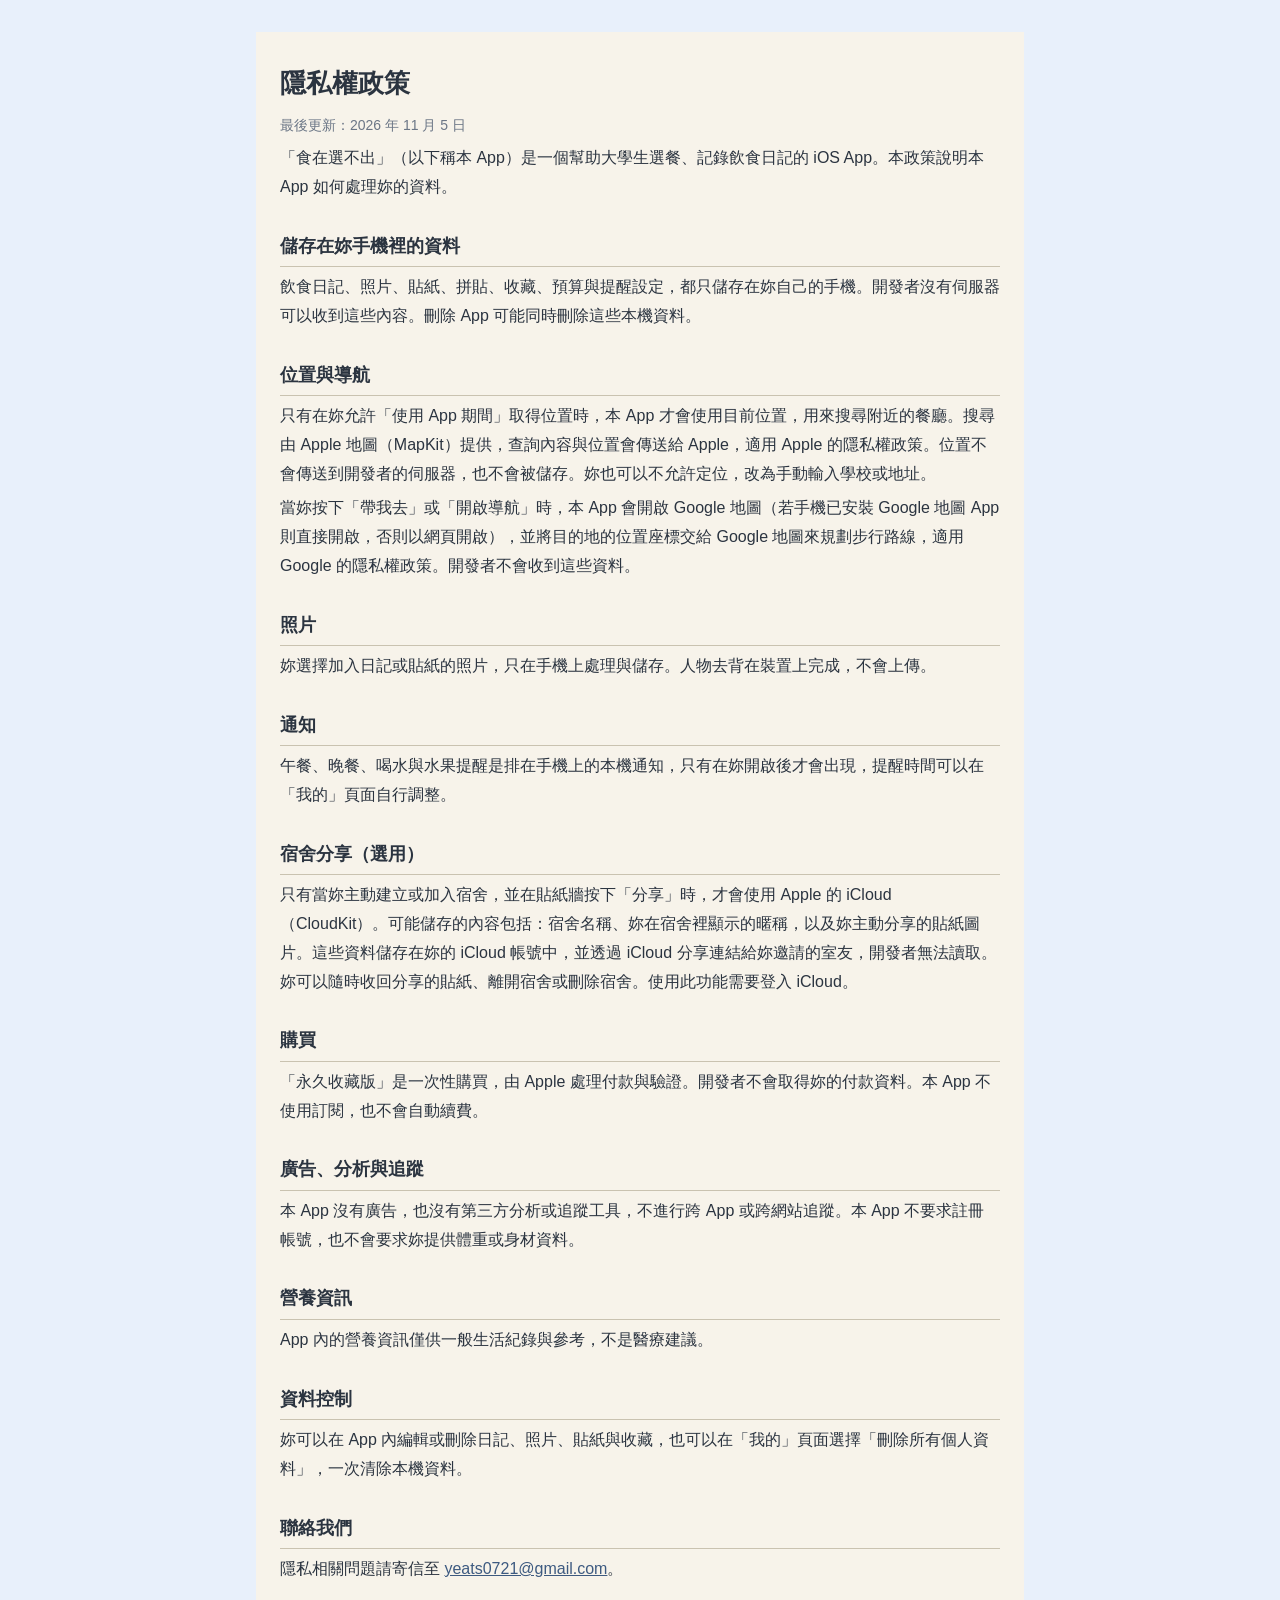
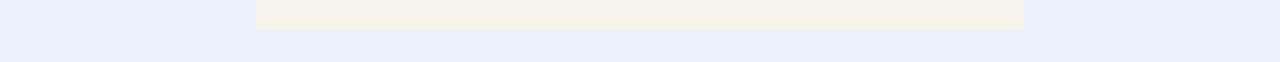
<file: index.html>
<!doctype html>
<html lang="zh-Hant">
<head>
<meta charset="utf-8">
<meta name="viewport" content="width=device-width, initial-scale=1">
<title>食在選不出 隱私權政策</title>
<style>
  body { margin: 0; background: #e8f0fb; color: #2b3440; font: 16px/1.8 -apple-system, "PingFang TC", "Noto Sans TC", sans-serif; }
  main { max-width: 720px; margin: 32px auto; padding: 28px 24px 40px; background: #f7f3ea; }
  h1 { font-size: 26px; margin: 0 0 4px; }
  h2 { font-size: 18px; margin: 28px 0 6px; border-bottom: 1px solid #c9c2b0; padding-bottom: 4px; }
  p, li { margin: 6px 0; }
  .date { color: #6b7686; font-size: 14px; }
  a { color: #3d5a80; }
  @media (max-width: 760px) { main { margin: 0; } }
</style>
</head>
<body>
<main>
<h1>隱私權政策</h1>
<p class="date">最後更新：2026 年 11 月 5 日</p>
<p>「食在選不出」（以下稱本 App）是一個幫助大學生選餐、記錄飲食日記的 iOS App。本政策說明本 App 如何處理妳的資料。</p>

<h2>儲存在妳手機裡的資料</h2>
<p>飲食日記、照片、貼紙、拼貼、收藏、預算與提醒設定，都只儲存在妳自己的手機。開發者沒有伺服器可以收到這些內容。刪除 App 可能同時刪除這些本機資料。</p>

<h2>位置與導航</h2>
<p>只有在妳允許「使用 App 期間」取得位置時，本 App 才會使用目前位置，用來搜尋附近的餐廳。搜尋由 Apple 地圖（MapKit）提供，查詢內容與位置會傳送給 Apple，適用 Apple 的隱私權政策。位置不會傳送到開發者的伺服器，也不會被儲存。妳也可以不允許定位，改為手動輸入學校或地址。</p>
<p>當妳按下「帶我去」或「開啟導航」時，本 App 會開啟 Google 地圖（若手機已安裝 Google 地圖 App 則直接開啟，否則以網頁開啟），並將目的地的位置座標交給 Google 地圖來規劃步行路線，適用 Google 的隱私權政策。開發者不會收到這些資料。</p>

<h2>照片</h2>
<p>妳選擇加入日記或貼紙的照片，只在手機上處理與儲存。人物去背在裝置上完成，不會上傳。</p>

<h2>通知</h2>
<p>午餐、晚餐、喝水與水果提醒是排在手機上的本機通知，只有在妳開啟後才會出現，提醒時間可以在「我的」頁面自行調整。</p>

<h2>宿舍分享（選用）</h2>
<p>只有當妳主動建立或加入宿舍，並在貼紙牆按下「分享」時，才會使用 Apple 的 iCloud（CloudKit）。可能儲存的內容包括：宿舍名稱、妳在宿舍裡顯示的暱稱，以及妳主動分享的貼紙圖片。這些資料儲存在妳的 iCloud 帳號中，並透過 iCloud 分享連結給妳邀請的室友，開發者無法讀取。妳可以隨時收回分享的貼紙、離開宿舍或刪除宿舍。使用此功能需要登入 iCloud。</p>

<h2>購買</h2>
<p>「永久收藏版」是一次性購買，由 Apple 處理付款與驗證。開發者不會取得妳的付款資料。本 App 不使用訂閱，也不會自動續費。</p>

<h2>廣告、分析與追蹤</h2>
<p>本 App 沒有廣告，也沒有第三方分析或追蹤工具，不進行跨 App 或跨網站追蹤。本 App 不要求註冊帳號，也不會要求妳提供體重或身材資料。</p>

<h2>營養資訊</h2>
<p>App 內的營養資訊僅供一般生活紀錄與參考，不是醫療建議。</p>

<h2>資料控制</h2>
<p>妳可以在 App 內編輯或刪除日記、照片、貼紙與收藏，也可以在「我的」頁面選擇「刪除所有個人資料」，一次清除本機資料。</p>

<h2>聯絡我們</h2>
<p>隱私相關問題請寄信至 <a href="mailto:yeats0721@gmail.com">yeats0721@gmail.com</a>。</p>
</main>
</body>
</html>
</file>
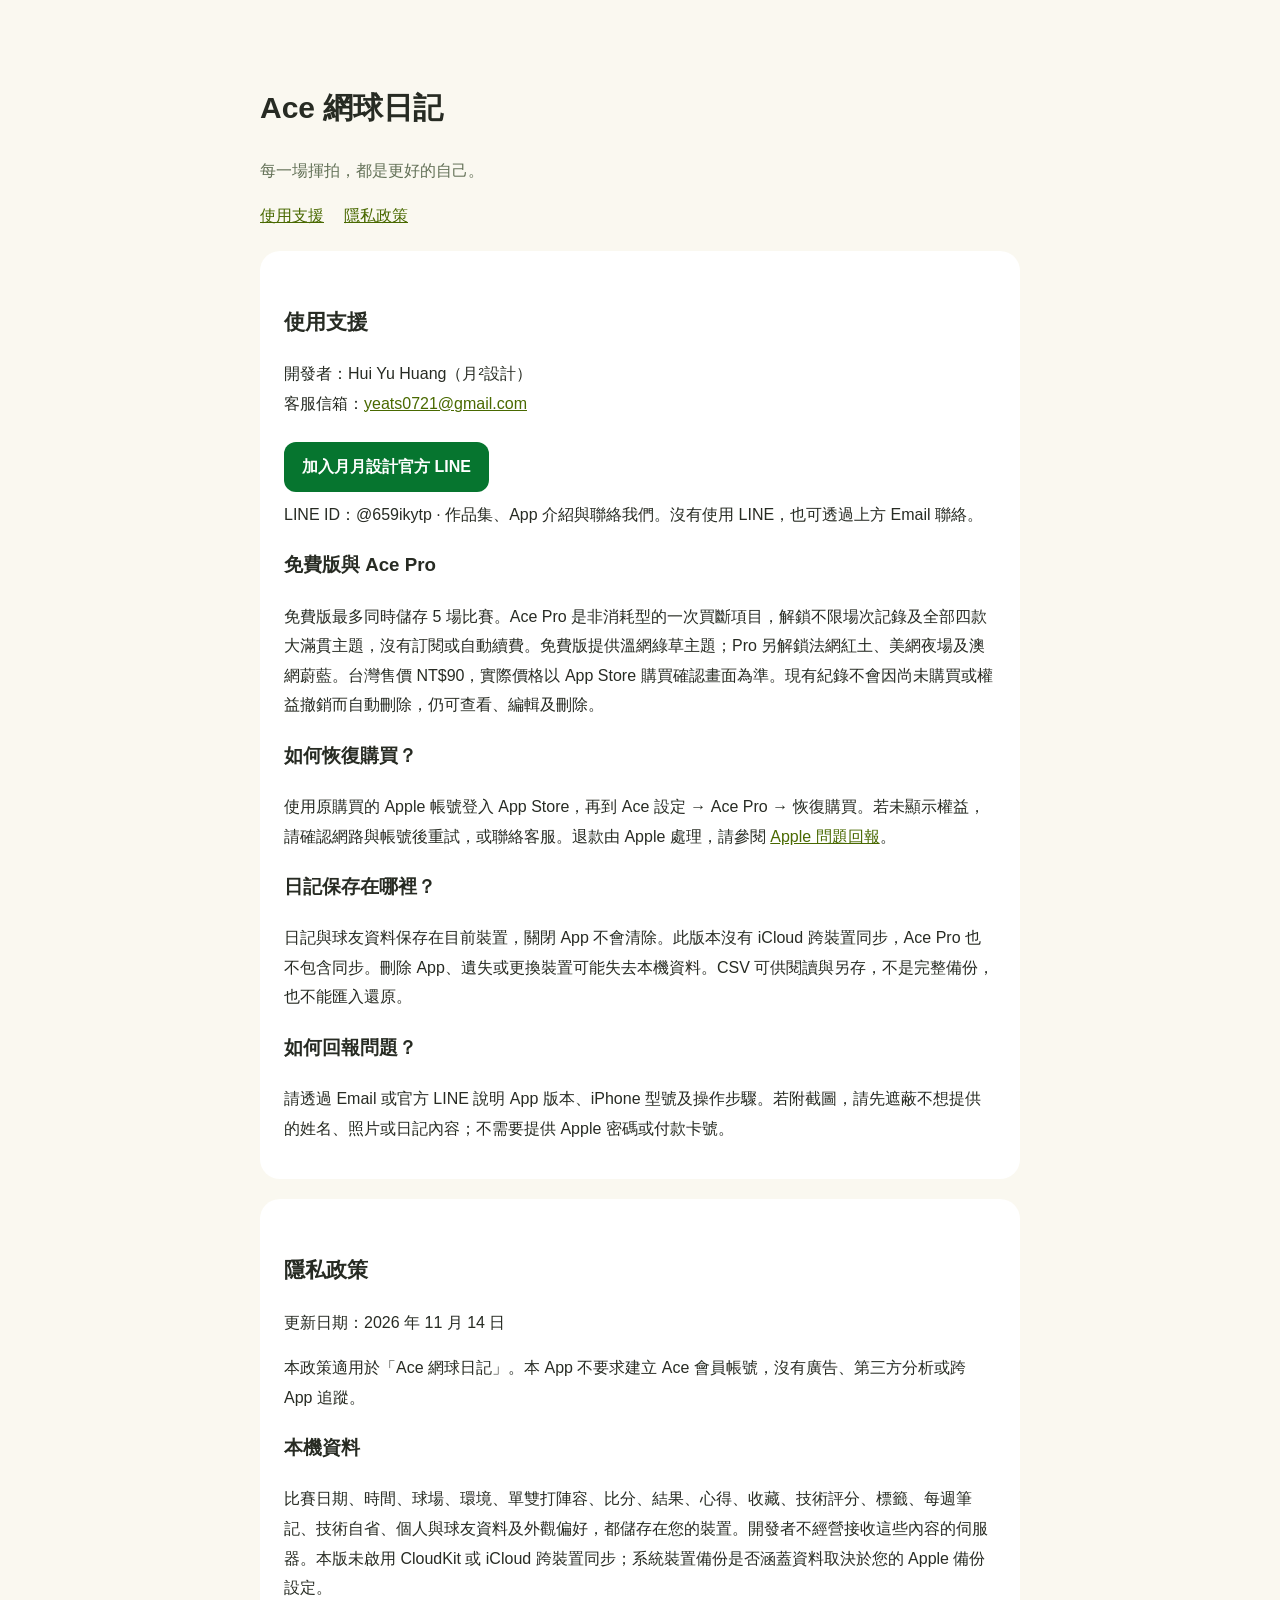
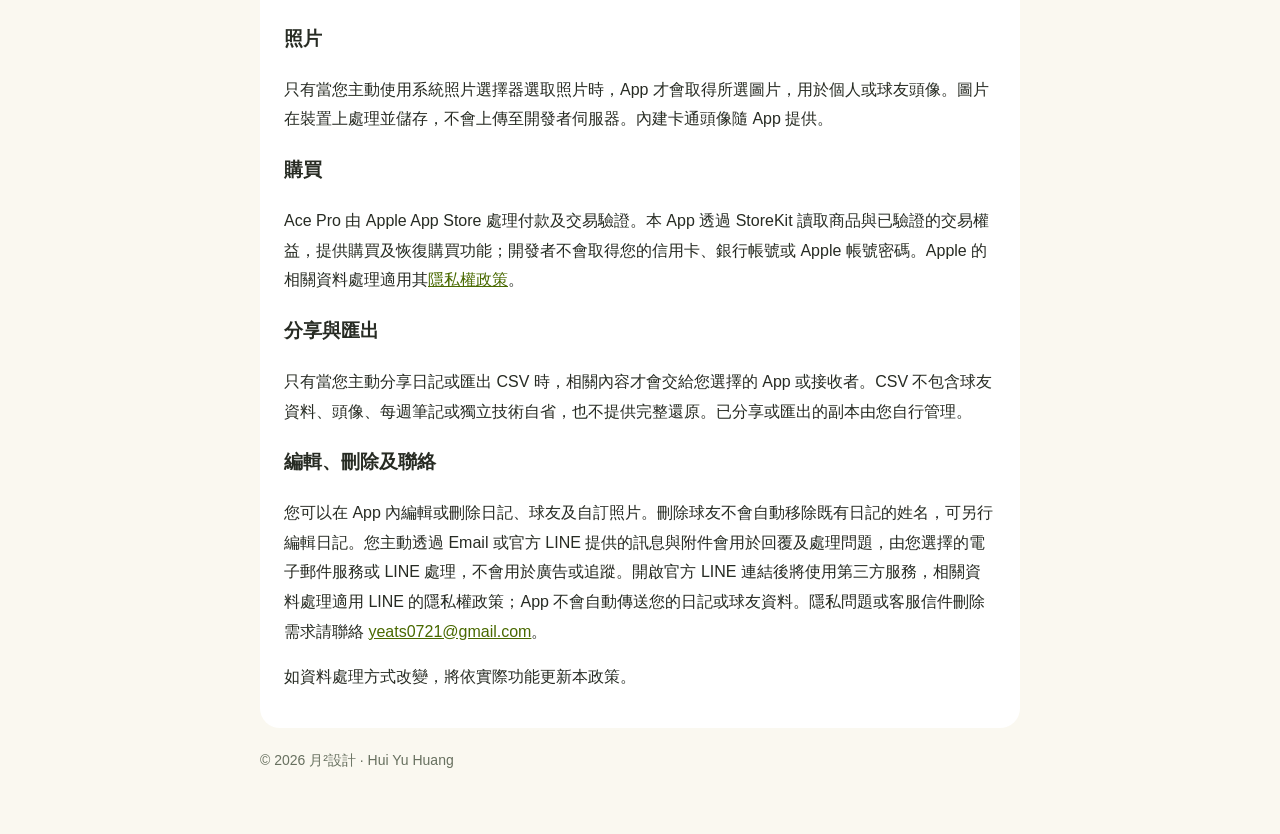
<file: ace/index.html>
<!doctype html>
<html lang="zh-Hant"><head><meta charset="utf-8"><meta name="viewport" content="width=device-width,initial-scale=1"><title>Ace 網球日記｜支援與隱私政策</title>
<style>body{margin:0;background:#faf8f0;color:#272b23;font:16px/1.85 -apple-system,"PingFang TC",sans-serif}main{max-width:760px;margin:32px auto;padding:28px}h1{font-size:30px}h2{margin-top:32px;font-size:21px}a{color:#496900}.intro{color:#637157}section{padding:20px 24px;background:white;border-radius:20px;margin:20px 0}footer{color:#67705f;font-size:14px}nav a{margin-right:20px}.line-link{display:inline-block;margin:8px 0;padding:10px 18px;border-radius:12px;background:#06752f;color:#fff;font-weight:600;text-decoration:none}.line-link:focus-visible{outline:3px solid #272b23;outline-offset:4px}</style></head><body><main>
<h1>Ace 網球日記</h1><p class="intro">每一場揮拍，都是更好的自己。</p>
<nav><a href="#support">使用支援</a><a href="#privacy">隱私政策</a></nav>
<section id="support"><h2>使用支援</h2>
<p>開發者：Hui Yu Huang（月²設計）<br>客服信箱：<a href="mailto:yeats0721@gmail.com">yeats0721@gmail.com</a></p>
<p><a class="line-link" href="https://line.me/R/ti/p/@659ikytp">加入月月設計官方 LINE</a><br>LINE ID：@659ikytp · 作品集、App 介紹與聯絡我們。沒有使用 LINE，也可透過上方 Email 聯絡。</p>
<h3>免費版與 Ace Pro</h3><p>免費版最多同時儲存 5 場比賽。Ace Pro 是非消耗型的一次買斷項目，解鎖不限場次記錄及全部四款大滿貫主題，沒有訂閱或自動續費。免費版提供溫網綠草主題；Pro 另解鎖法網紅土、美網夜場及澳網蔚藍。台灣售價 NT$90，實際價格以 App Store 購買確認畫面為準。現有紀錄不會因尚未購買或權益撤銷而自動刪除，仍可查看、編輯及刪除。</p>
<h3>如何恢復購買？</h3><p>使用原購買的 Apple 帳號登入 App Store，再到 Ace 設定 → Ace Pro → 恢復購買。若未顯示權益，請確認網路與帳號後重試，或聯絡客服。退款由 Apple 處理，請參閱 <a href="https://reportaproblem.apple.com/">Apple 問題回報</a>。</p>
<h3>日記保存在哪裡？</h3><p>日記與球友資料保存在目前裝置，關閉 App 不會清除。此版本沒有 iCloud 跨裝置同步，Ace Pro 也不包含同步。刪除 App、遺失或更換裝置可能失去本機資料。CSV 可供閱讀與另存，不是完整備份，也不能匯入還原。</p>
<h3>如何回報問題？</h3><p>請透過 Email 或官方 LINE 說明 App 版本、iPhone 型號及操作步驟。若附截圖，請先遮蔽不想提供的姓名、照片或日記內容；不需要提供 Apple 密碼或付款卡號。</p></section>
<section id="privacy"><h2>隱私政策</h2><p>更新日期：2026 年 11 月 14 日</p>
<p>本政策適用於「Ace 網球日記」。本 App 不要求建立 Ace 會員帳號，沒有廣告、第三方分析或跨 App 追蹤。</p>
<h3>本機資料</h3><p>比賽日期、時間、球場、環境、單雙打陣容、比分、結果、心得、收藏、技術評分、標籤、每週筆記、技術自省、個人與球友資料及外觀偏好，都儲存在您的裝置。開發者不經營接收這些內容的伺服器。本版未啟用 CloudKit 或 iCloud 跨裝置同步；系統裝置備份是否涵蓋資料取決於您的 Apple 備份設定。</p>
<h3>照片</h3><p>只有當您主動使用系統照片選擇器選取照片時，App 才會取得所選圖片，用於個人或球友頭像。圖片在裝置上處理並儲存，不會上傳至開發者伺服器。內建卡通頭像隨 App 提供。</p>
<h3>購買</h3><p>Ace Pro 由 Apple App Store 處理付款及交易驗證。本 App 透過 StoreKit 讀取商品與已驗證的交易權益，提供購買及恢復購買功能；開發者不會取得您的信用卡、銀行帳號或 Apple 帳號密碼。Apple 的相關資料處理適用其<a href="https://www.apple.com/legal/privacy/">隱私權政策</a>。</p>
<h3>分享與匯出</h3><p>只有當您主動分享日記或匯出 CSV 時，相關內容才會交給您選擇的 App 或接收者。CSV 不包含球友資料、頭像、每週筆記或獨立技術自省，也不提供完整還原。已分享或匯出的副本由您自行管理。</p>
<h3>編輯、刪除及聯絡</h3><p>您可以在 App 內編輯或刪除日記、球友及自訂照片。刪除球友不會自動移除既有日記的姓名，可另行編輯日記。您主動透過 Email 或官方 LINE 提供的訊息與附件會用於回覆及處理問題，由您選擇的電子郵件服務或 LINE 處理，不會用於廣告或追蹤。開啟官方 LINE 連結後將使用第三方服務，相關資料處理適用 LINE 的隱私權政策；App 不會自動傳送您的日記或球友資料。隱私問題或客服信件刪除需求請聯絡 <a href="mailto:yeats0721@gmail.com">yeats0721@gmail.com</a>。</p>
<p>如資料處理方式改變，將依實際功能更新本政策。</p></section>
<footer>© 2026 月²設計 · Hui Yu Huang</footer></main></body></html>
</file>
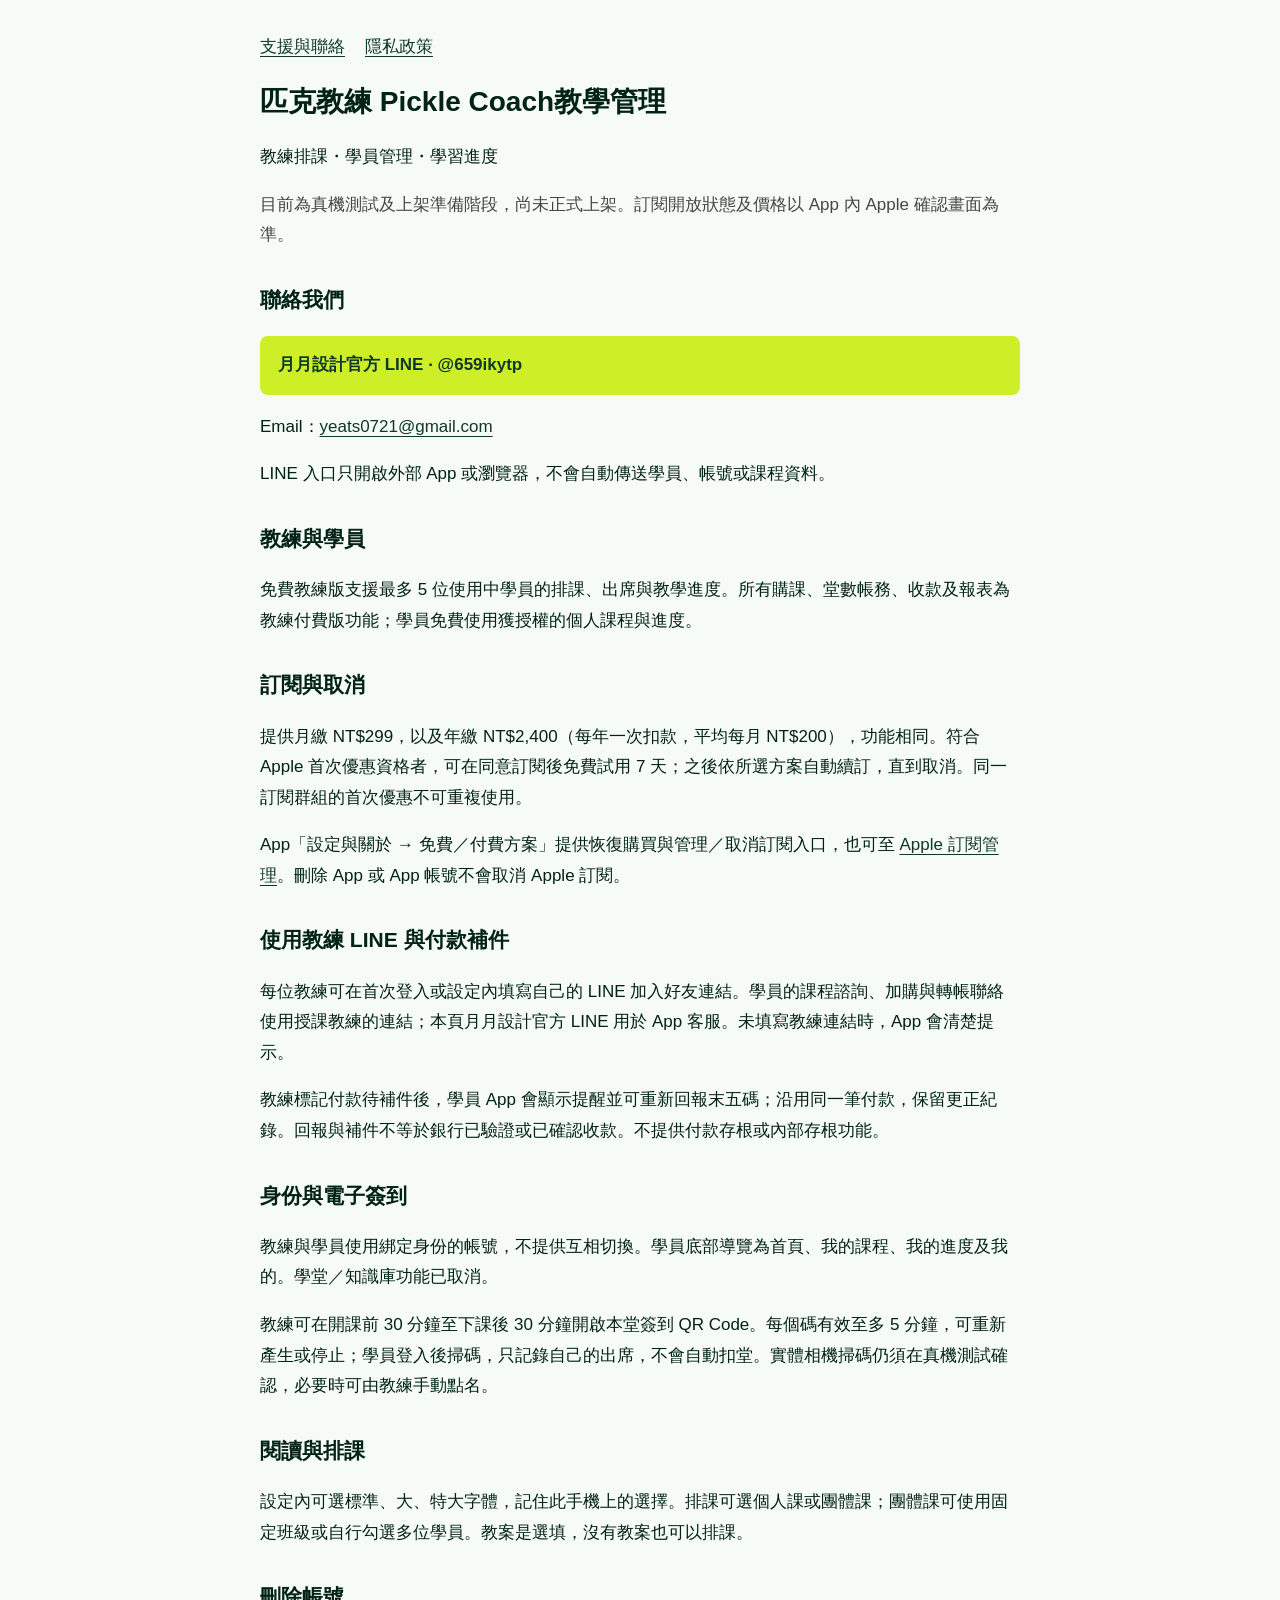
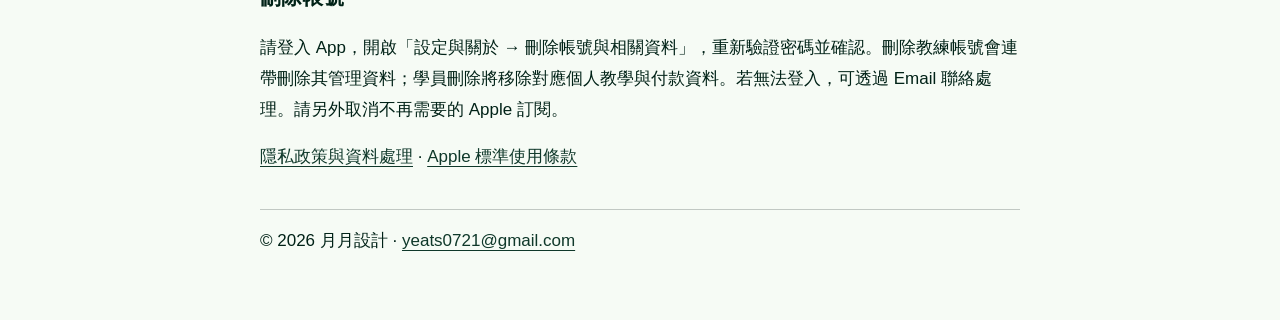
<file: pickle-coach/index.html>
<!doctype html><html lang="zh-Hant"><head><meta charset="utf-8"><meta name="viewport" content="width=device-width,initial-scale=1"><title>支援與聯絡｜匹克教練 Pickle Coach教學管理</title><link rel="stylesheet" href="style.css"></head><body><main><nav><a href="./">支援與聯絡</a><a href="privacy.html">隱私政策</a></nav><h1>匹克教練 Pickle Coach教學管理</h1><p>教練排課・學員管理・學習進度</p><p class="muted">目前為真機測試及上架準備階段，尚未正式上架。訂閱開放狀態及價格以 App 內 Apple 確認畫面為準。</p><h2>聯絡我們</h2><a class="contact" href="https://line.me/R/ti/p/@659ikytp">月月設計官方 LINE · @659ikytp</a><p>Email：<a href="mailto:yeats0721@gmail.com">yeats0721@gmail.com</a></p><p>LINE 入口只開啟外部 App 或瀏覽器，不會自動傳送學員、帳號或課程資料。</p><h2>教練與學員</h2><p>免費教練版支援最多 5 位使用中學員的排課、出席與教學進度。所有購課、堂數帳務、收款及報表為教練付費版功能；學員免費使用獲授權的個人課程與進度。</p><h2>訂閱與取消</h2><p>提供月繳 NT$299，以及年繳 NT$2,400（每年一次扣款，平均每月 NT$200），功能相同。符合 Apple 首次優惠資格者，可在同意訂閱後免費試用 7 天；之後依所選方案自動續訂，直到取消。同一訂閱群組的首次優惠不可重複使用。</p><p>App「設定與關於 → 免費／付費方案」提供恢復購買與管理／取消訂閱入口，也可至 <a href="https://apps.apple.com/account/subscriptions">Apple 訂閱管理</a>。刪除 App 或 App 帳號不會取消 Apple 訂閱。</p><h2>使用教練 LINE 與付款補件</h2><p>每位教練可在首次登入或設定內填寫自己的 LINE 加入好友連結。學員的課程諮詢、加購與轉帳聯絡使用授課教練的連結；本頁月月設計官方 LINE 用於 App 客服。未填寫教練連結時，App 會清楚提示。</p><p>教練標記付款待補件後，學員 App 會顯示提醒並可重新回報末五碼；沿用同一筆付款，保留更正紀錄。回報與補件不等於銀行已驗證或已確認收款。不提供付款存根或內部存根功能。</p><h2>身份與電子簽到</h2><p>教練與學員使用綁定身份的帳號，不提供互相切換。學員底部導覽為首頁、我的課程、我的進度及我的。學堂／知識庫功能已取消。</p><p>教練可在開課前 30 分鐘至下課後 30 分鐘開啟本堂簽到 QR Code。每個碼有效至多 5 分鐘，可重新產生或停止；學員登入後掃碼，只記錄自己的出席，不會自動扣堂。實體相機掃碼仍須在真機測試確認，必要時可由教練手動點名。</p><h2>閱讀與排課</h2><p>設定內可選標準、大、特大字體，記住此手機上的選擇。排課可選個人課或團體課；團體課可使用固定班級或自行勾選多位學員。教案是選填，沒有教案也可以排課。</p><h2>刪除帳號</h2><p>請登入 App，開啟「設定與關於 → 刪除帳號與相關資料」，重新驗證密碼並確認。刪除教練帳號會連帶刪除其管理資料；學員刪除將移除對應個人教學與付款資料。若無法登入，可透過 Email 聯絡處理。請另外取消不再需要的 Apple 訂閱。</p><p><a href="privacy.html">隱私政策與資料處理</a> · <a href="https://www.apple.com/legal/internet-services/itunes/dev/stdeula/">Apple 標準使用條款</a></p><footer>© 2026 月月設計 · <a href="mailto:yeats0721@gmail.com">yeats0721@gmail.com</a></footer></main></body></html>
</file>
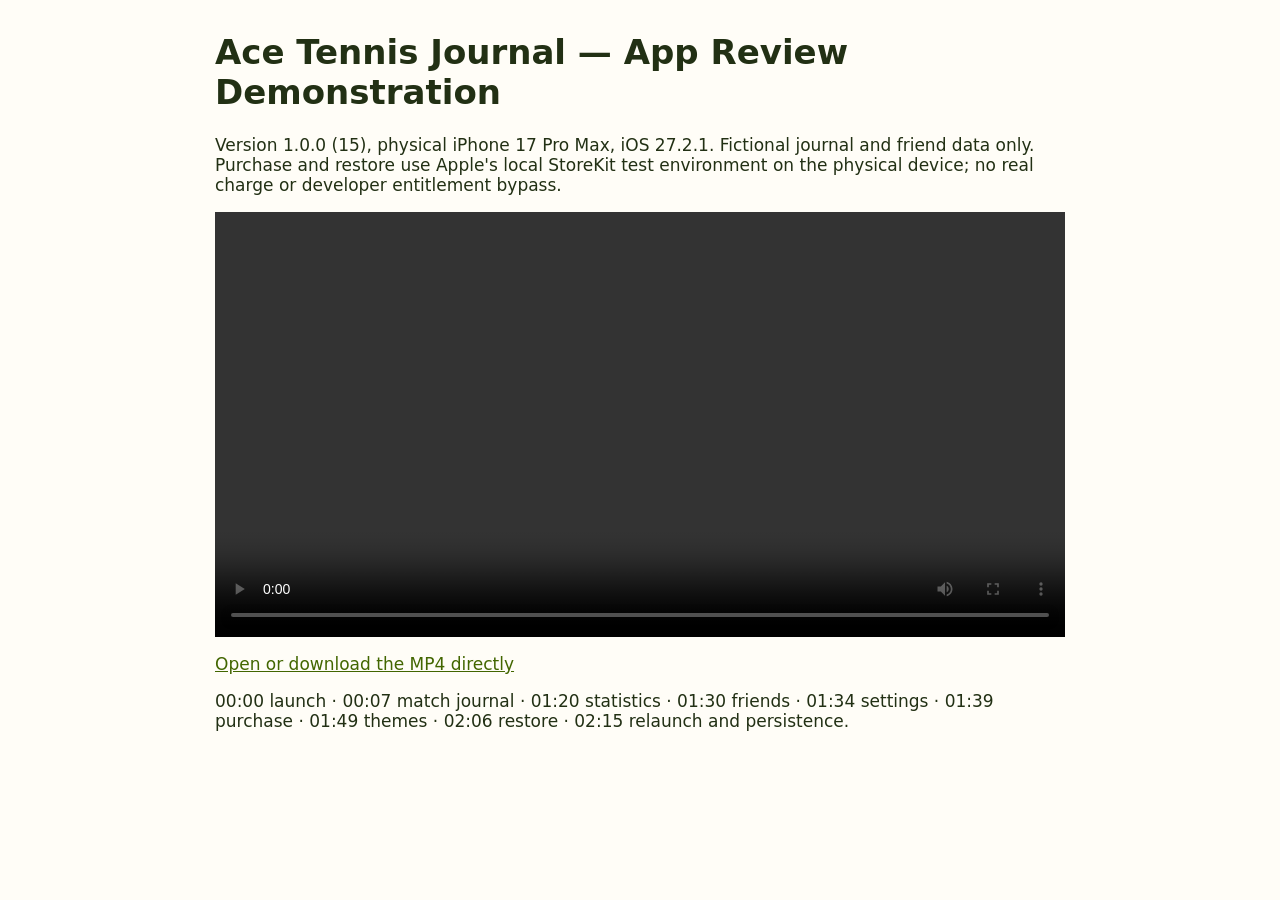
<file: ace/review-20261113/index.html>
<!doctype html><html lang="en"><meta charset="utf-8"><meta name="robots" content="noindex,nofollow"><meta name="viewport" content="width=device-width,initial-scale=1"><title>Ace — Physical Device Review Demonstration</title><style>body{font:17px system-ui;max-width:850px;margin:32px auto;padding:0 20px;color:#223014;background:#fffdf7}video{display:block;max-height:78vh;width:100%;background:#111}a{color:#426600}</style><h1>Ace Tennis Journal — App Review Demonstration</h1><p>Version 1.0.0 (15), physical iPhone 17 Pro Max, iOS 27.2.1. Fictional journal and friend data only. Purchase and restore use Apple's local StoreKit test environment on the physical device; no real charge or developer entitlement bypass.</p><video controls playsinline preload="metadata" src="Ace-Physical-iPhone-Review.mp4"></video><p><a href="Ace-Physical-iPhone-Review.mp4">Open or download the MP4 directly</a></p><p>00:00 launch · 00:07 match journal · 01:20 statistics · 01:30 friends · 01:34 settings · 01:39 purchase · 01:49 themes · 02:06 restore · 02:15 relaunch and persistence.</p></html>
</file>
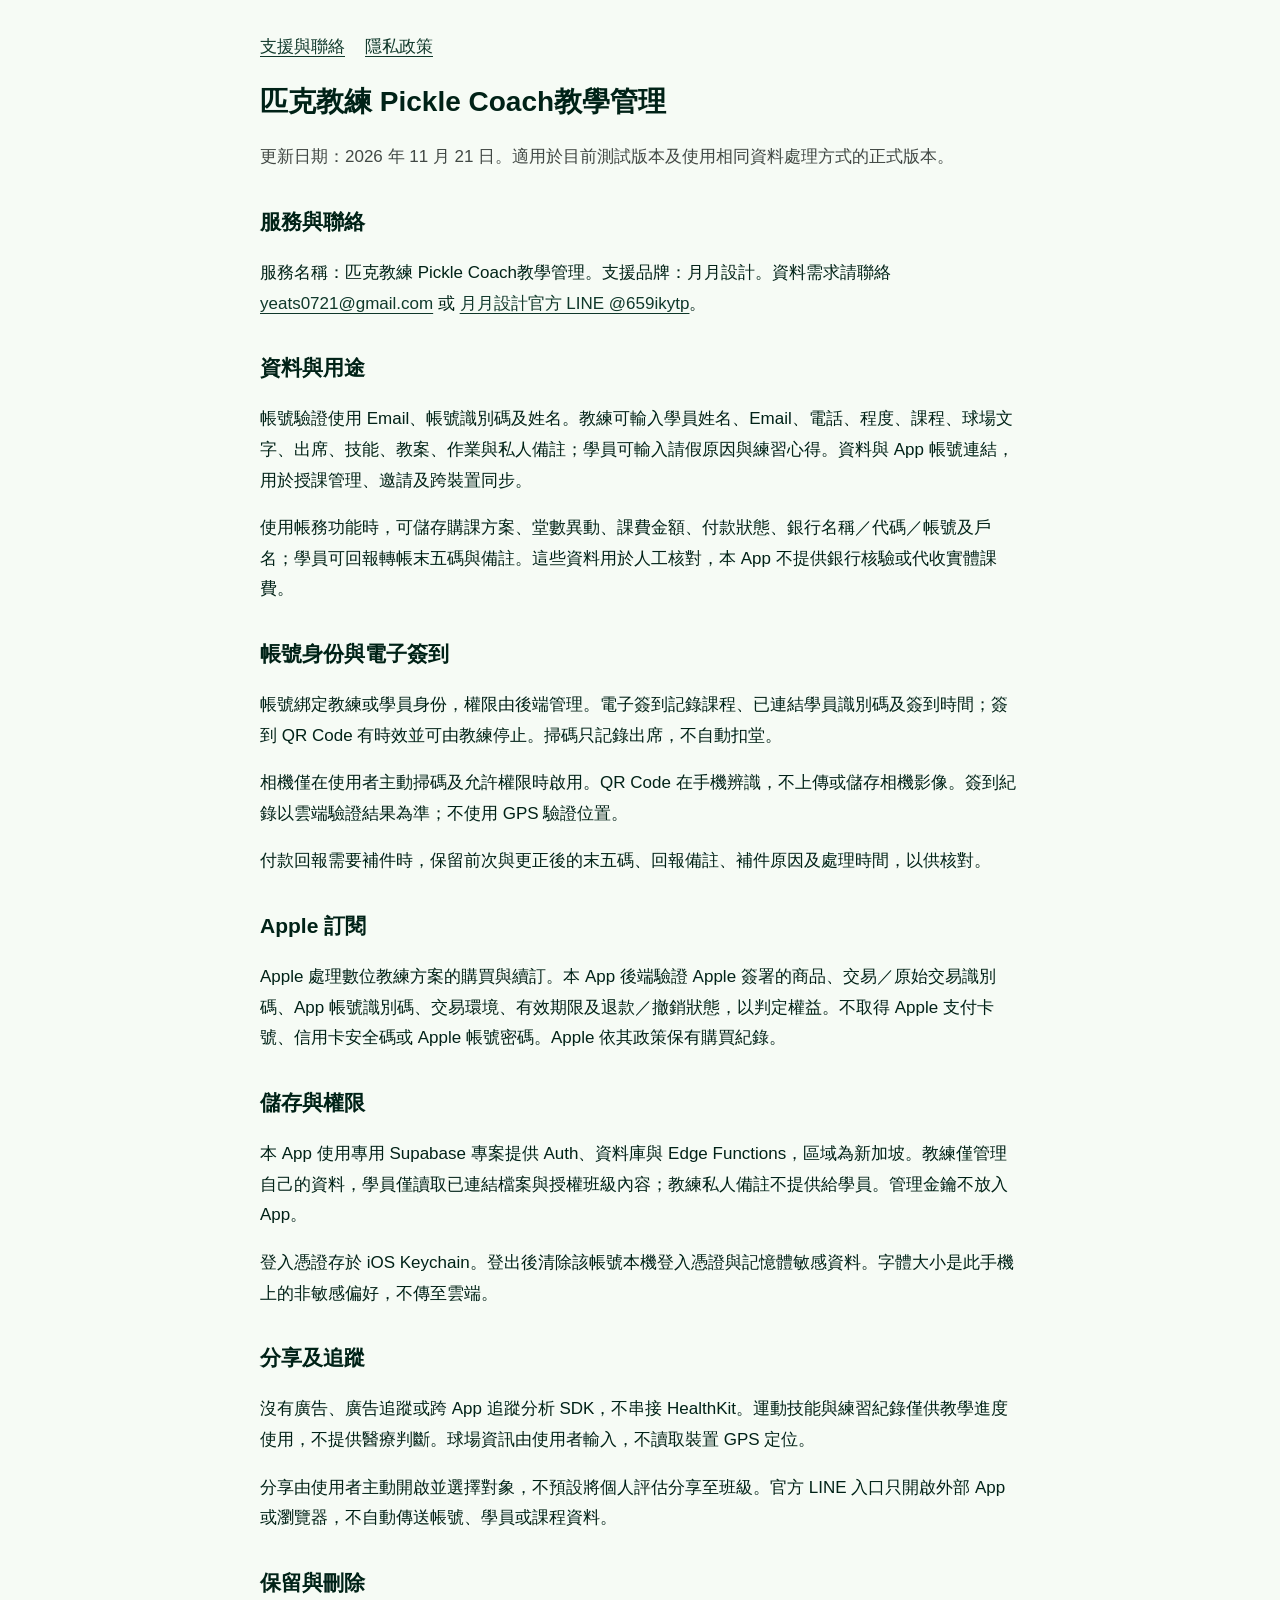
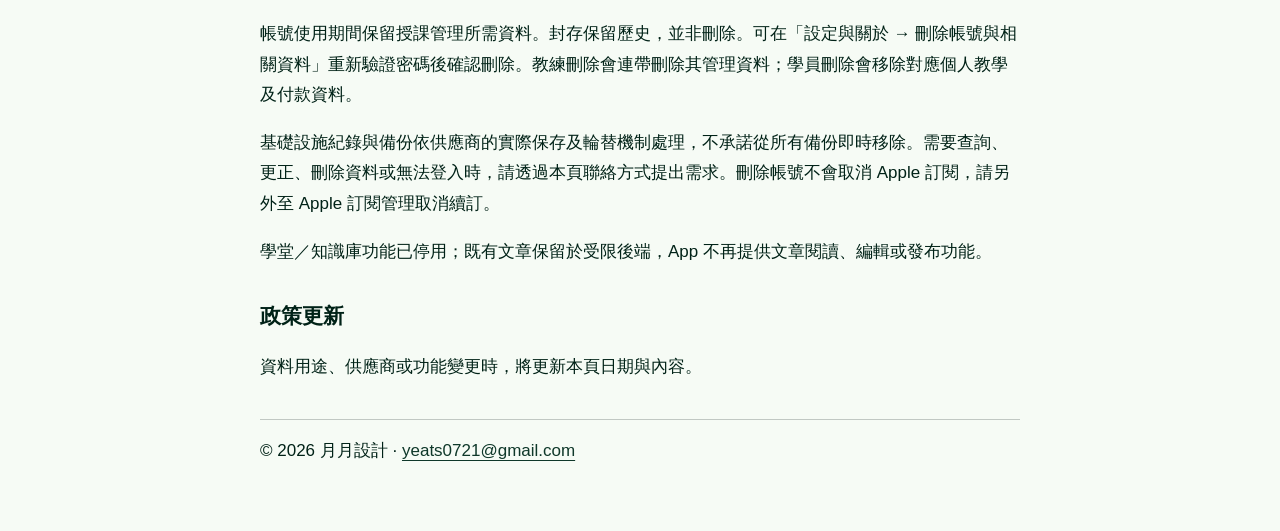
<file: pickle-coach/privacy.html>
<!doctype html><html lang="zh-Hant"><head><meta charset="utf-8"><meta name="viewport" content="width=device-width,initial-scale=1"><title>隱私政策｜匹克教練 Pickle Coach教學管理</title><link rel="stylesheet" href="style.css"></head><body><main><nav><a href="./">支援與聯絡</a><a href="privacy.html">隱私政策</a></nav><h1>匹克教練 Pickle Coach教學管理</h1><p class="muted">更新日期：2026 年 11 月 21 日。適用於目前測試版本及使用相同資料處理方式的正式版本。</p><h2>服務與聯絡</h2><p>服務名稱：匹克教練 Pickle Coach教學管理。支援品牌：月月設計。資料需求請聯絡 <a href="mailto:yeats0721@gmail.com">yeats0721@gmail.com</a> 或 <a href="https://line.me/R/ti/p/@659ikytp">月月設計官方 LINE @659ikytp</a>。</p><h2>資料與用途</h2><p>帳號驗證使用 Email、帳號識別碼及姓名。教練可輸入學員姓名、Email、電話、程度、課程、球場文字、出席、技能、教案、作業與私人備註；學員可輸入請假原因與練習心得。資料與 App 帳號連結，用於授課管理、邀請及跨裝置同步。</p><p>使用帳務功能時，可儲存購課方案、堂數異動、課費金額、付款狀態、銀行名稱／代碼／帳號及戶名；學員可回報轉帳末五碼與備註。這些資料用於人工核對，本 App 不提供銀行核驗或代收實體課費。</p><h2>帳號身份與電子簽到</h2><p>帳號綁定教練或學員身份，權限由後端管理。電子簽到記錄課程、已連結學員識別碼及簽到時間；簽到 QR Code 有時效並可由教練停止。掃碼只記錄出席，不自動扣堂。</p><p>相機僅在使用者主動掃碼及允許權限時啟用。QR Code 在手機辨識，不上傳或儲存相機影像。簽到紀錄以雲端驗證結果為準；不使用 GPS 驗證位置。</p><p>付款回報需要補件時，保留前次與更正後的末五碼、回報備註、補件原因及處理時間，以供核對。</p><h2>Apple 訂閱</h2><p>Apple 處理數位教練方案的購買與續訂。本 App 後端驗證 Apple 簽署的商品、交易／原始交易識別碼、App 帳號識別碼、交易環境、有效期限及退款／撤銷狀態，以判定權益。不取得 Apple 支付卡號、信用卡安全碼或 Apple 帳號密碼。Apple 依其政策保有購買紀錄。</p><h2>儲存與權限</h2><p>本 App 使用專用 Supabase 專案提供 Auth、資料庫與 Edge Functions，區域為新加坡。教練僅管理自己的資料，學員僅讀取已連結檔案與授權班級內容；教練私人備註不提供給學員。管理金鑰不放入 App。</p><p>登入憑證存於 iOS Keychain。登出後清除該帳號本機登入憑證與記憶體敏感資料。字體大小是此手機上的非敏感偏好，不傳至雲端。</p><h2>分享及追蹤</h2><p>沒有廣告、廣告追蹤或跨 App 追蹤分析 SDK，不串接 HealthKit。運動技能與練習紀錄僅供教學進度使用，不提供醫療判斷。球場資訊由使用者輸入，不讀取裝置 GPS 定位。</p><p>分享由使用者主動開啟並選擇對象，不預設將個人評估分享至班級。官方 LINE 入口只開啟外部 App 或瀏覽器，不自動傳送帳號、學員或課程資料。</p><h2>保留與刪除</h2><p>帳號使用期間保留授課管理所需資料。封存保留歷史，並非刪除。可在「設定與關於 → 刪除帳號與相關資料」重新驗證密碼後確認刪除。教練刪除會連帶刪除其管理資料；學員刪除會移除對應個人教學及付款資料。</p><p>基礎設施紀錄與備份依供應商的實際保存及輪替機制處理，不承諾從所有備份即時移除。需要查詢、更正、刪除資料或無法登入時，請透過本頁聯絡方式提出需求。刪除帳號不會取消 Apple 訂閱，請另外至 Apple 訂閱管理取消續訂。</p><p>學堂／知識庫功能已停用；既有文章保留於受限後端，App 不再提供文章閱讀、編輯或發布功能。</p><h2>政策更新</h2><p>資料用途、供應商或功能變更時，將更新本頁日期與內容。</p><footer>© 2026 月月設計 · <a href="mailto:yeats0721@gmail.com">yeats0721@gmail.com</a></footer></main></body></html>
</file>
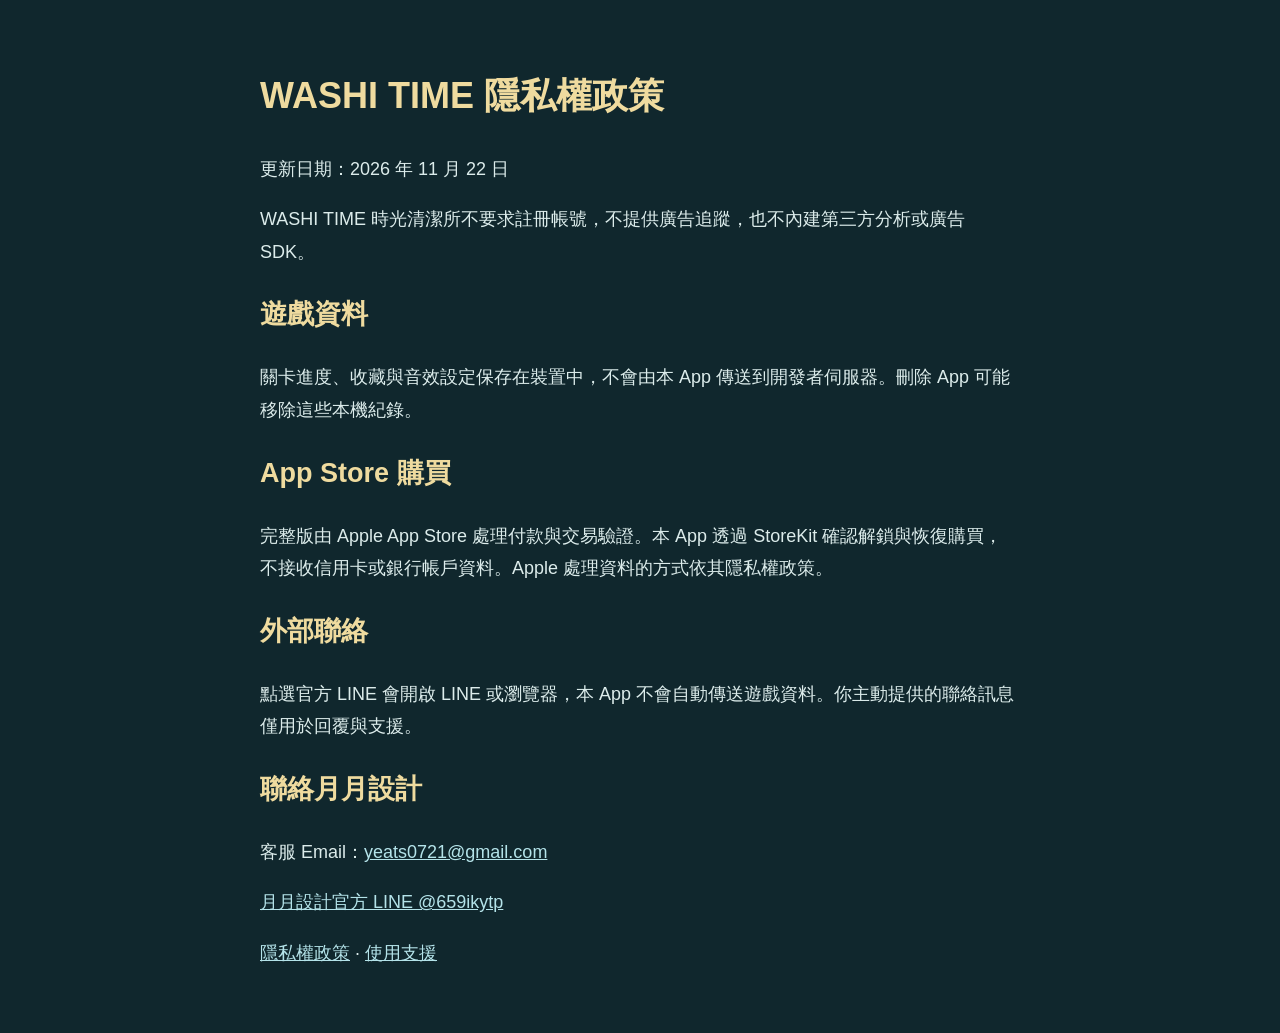
<file: washi-time/privacy.html>
<!doctype html><html lang="zh-Hant"><meta charset="utf-8"><meta name="viewport" content="width=device-width, initial-scale=1"><title>WASHI TIME 隱私權政策</title><style>body{font:18px/1.8 -apple-system,sans-serif;max-width:760px;margin:64px auto;padding:0 24px;color:#dceceb;background:#10272d}a{color:#b4e3e9}h1,h2{color:#efdb9f}</style><main><h1>WASHI TIME 隱私權政策</h1><p>更新日期：2026 年 11 月 22 日</p><p>WASHI TIME 時光清潔所不要求註冊帳號，不提供廣告追蹤，也不內建第三方分析或廣告 SDK。</p><h2>遊戲資料</h2><p>關卡進度、收藏與音效設定保存在裝置中，不會由本 App 傳送到開發者伺服器。刪除 App 可能移除這些本機紀錄。</p><h2>App Store 購買</h2><p>完整版由 Apple App Store 處理付款與交易驗證。本 App 透過 StoreKit 確認解鎖與恢復購買，不接收信用卡或銀行帳戶資料。Apple 處理資料的方式依其隱私權政策。</p><h2>外部聯絡</h2><p>點選官方 LINE 會開啟 LINE 或瀏覽器，本 App 不會自動傳送遊戲資料。你主動提供的聯絡訊息僅用於回覆與支援。</p><h2>聯絡月月設計</h2><p>客服 Email：<a href="mailto:yeats0721@gmail.com">yeats0721@gmail.com</a></p><p><a href="https://line.me/R/ti/p/@659ikytp" target="_blank" rel="noopener noreferrer">月月設計官方 LINE @659ikytp</a></p><p><a href="privacy.html">隱私權政策</a> · <a href="support.html">使用支援</a></p></main></html>
</file>
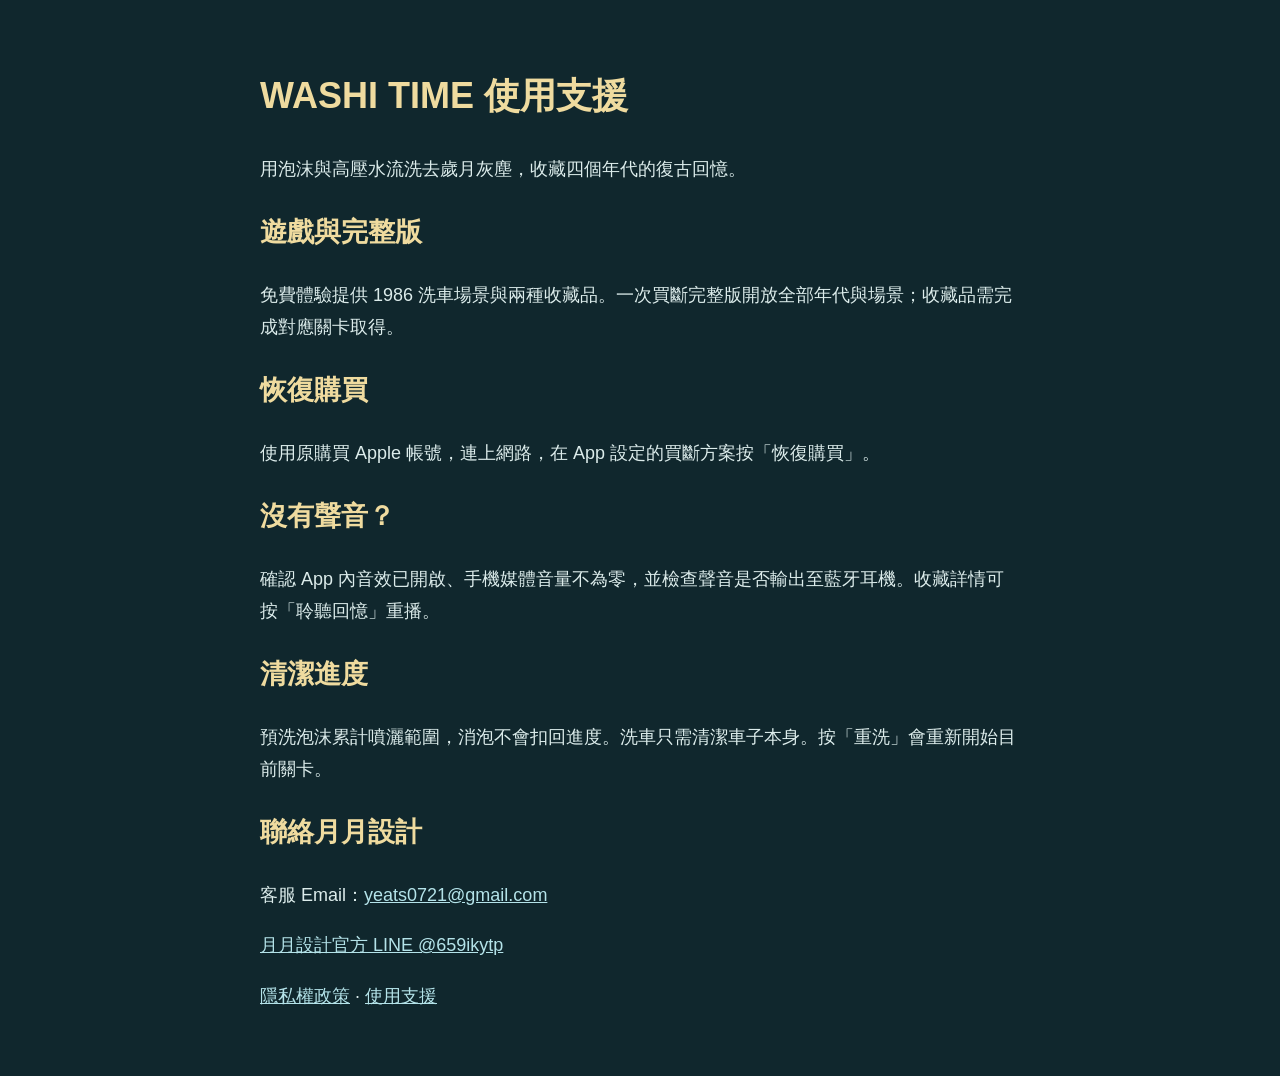
<file: washi-time/support.html>
<!doctype html><html lang="zh-Hant"><meta charset="utf-8"><meta name="viewport" content="width=device-width, initial-scale=1"><title>WASHI TIME 使用支援</title><style>body{font:18px/1.8 -apple-system,sans-serif;max-width:760px;margin:64px auto;padding:0 24px;color:#dceceb;background:#10272d}a{color:#b4e3e9}h1,h2{color:#efdb9f}</style><main><h1>WASHI TIME 使用支援</h1><p>用泡沫與高壓水流洗去歲月灰塵，收藏四個年代的復古回憶。</p><h2>遊戲與完整版</h2><p>免費體驗提供 1986 洗車場景與兩種收藏品。一次買斷完整版開放全部年代與場景；收藏品需完成對應關卡取得。</p><h2>恢復購買</h2><p>使用原購買 Apple 帳號，連上網路，在 App 設定的買斷方案按「恢復購買」。</p><h2>沒有聲音？</h2><p>確認 App 內音效已開啟、手機媒體音量不為零，並檢查聲音是否輸出至藍牙耳機。收藏詳情可按「聆聽回憶」重播。</p><h2>清潔進度</h2><p>預洗泡沫累計噴灑範圍，消泡不會扣回進度。洗車只需清潔車子本身。按「重洗」會重新開始目前關卡。</p><h2>聯絡月月設計</h2><p>客服 Email：<a href="mailto:yeats0721@gmail.com">yeats0721@gmail.com</a></p><p><a href="https://line.me/R/ti/p/@659ikytp" target="_blank" rel="noopener noreferrer">月月設計官方 LINE @659ikytp</a></p><p><a href="privacy.html">隱私權政策</a> · <a href="support.html">使用支援</a></p></main></html>
</file>
<file: pickle-coach/style.css>
body{margin:0;background:#f6fbf5;color:#002217;font:17px/1.8 -apple-system,"PingFang TC",sans-serif}main{max-width:760px;margin:auto;padding:32px 22px 64px}h1{font-size:28px;line-height:1.5}h2{font-size:21px;margin-top:30px}a{color:#0f382a;text-underline-offset:4px}nav{display:flex;gap:20px;flex-wrap:wrap}.contact{display:block;padding:14px 18px;margin:12px 0;background:#ceee27;border-radius:8px;font-weight:600;text-decoration:none}.muted{color:#414844}footer{margin-top:36px;padding-top:16px;border-top:1px solid #c1c8c3}li{margin:8px 0}
</file>
